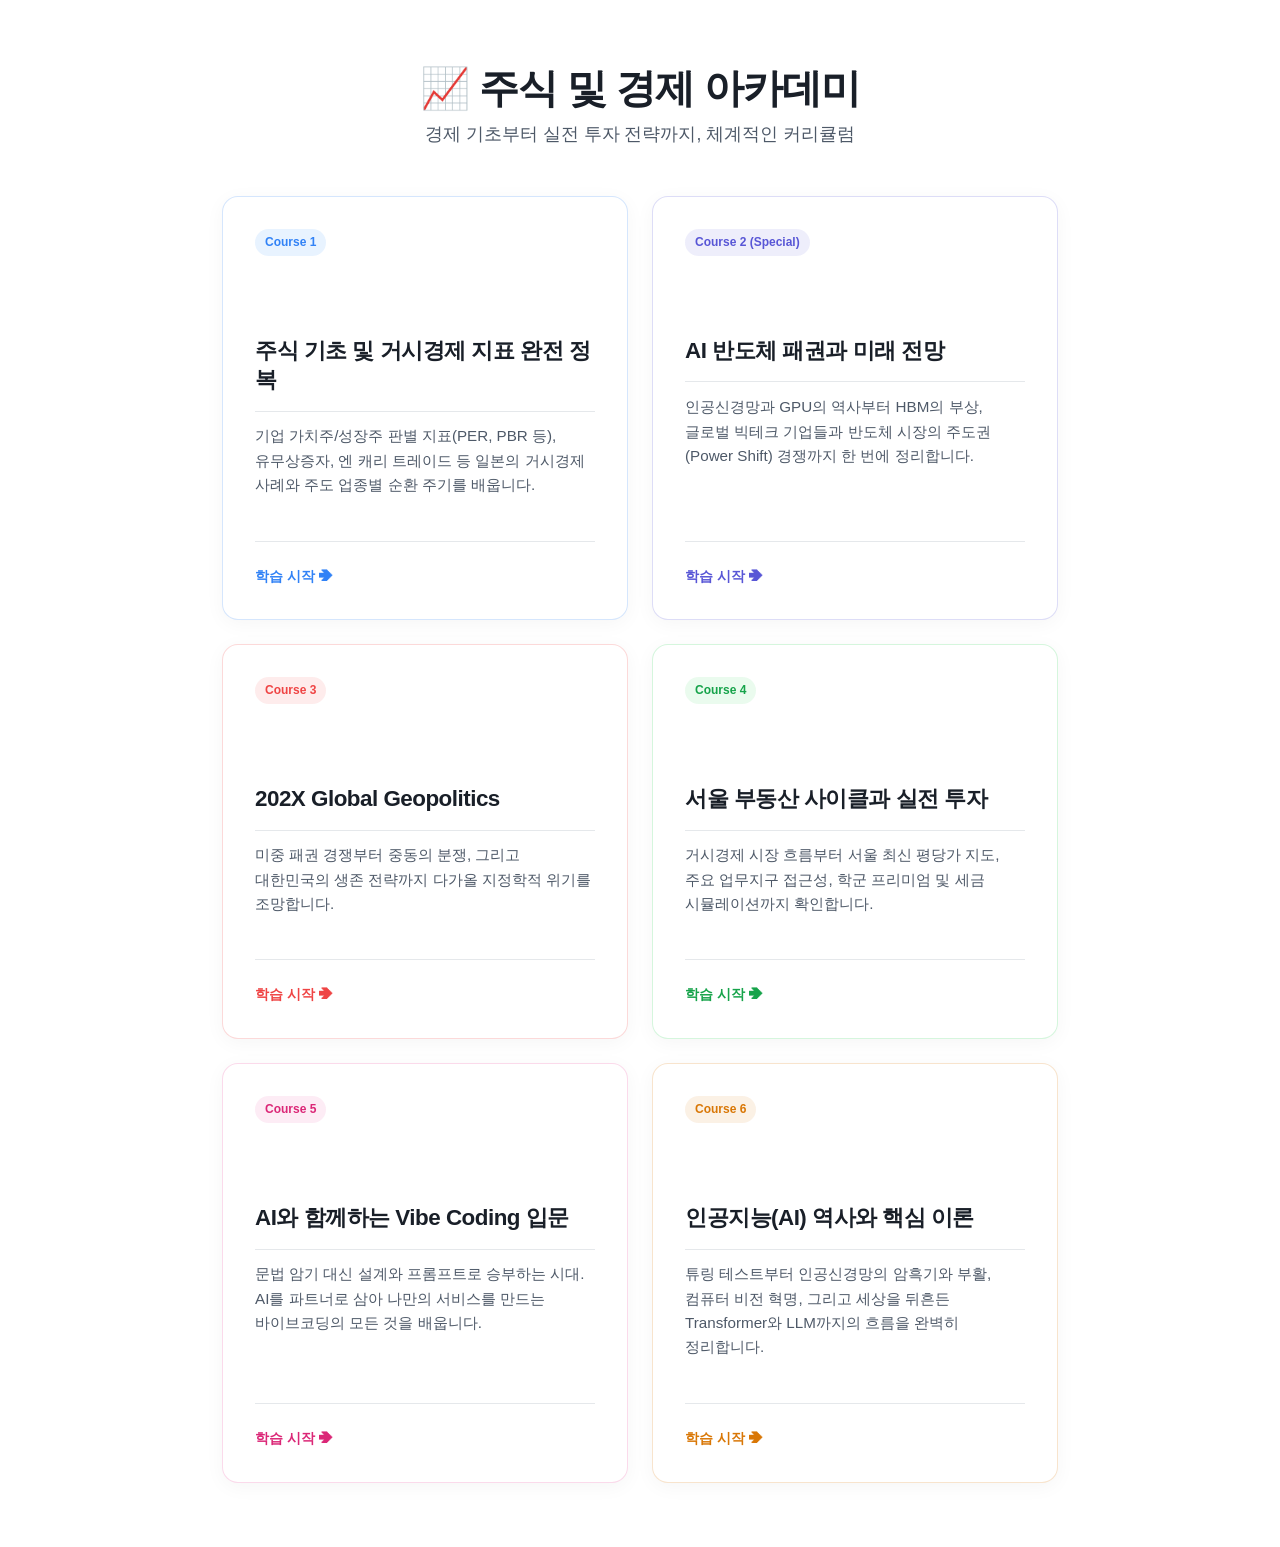
<file: index.html>
<!DOCTYPE html>
<html lang="ko">
<head>
    <meta charset="UTF-8">
    <meta name="viewport" content="width=device-width, initial-scale=1.0">
    <title>주식 및 경제 아카데미 - 통합 플랫폼</title>
    <link rel="stylesheet" href="https://fonts.googleapis.com/css2?family=Noto+Color+Emoji&display=swap">
    <link rel="stylesheet" href="./assets/css/econ-academy.css">
</head>
<body>

<main class="container container-home">
    <header>
        <h1>📈 주식 및 경제 아카데미</h1>
        <p class="subtitle">경제 기초부터 실전 투자 전략까지, 체계적인 커리큘럼</p>
    </header>

    <div class="lecture-grid">
        <a href="details/01-stock-macro.html" class="lecture-card" style="border-color:rgba(49, 130, 246, 0.2);">
            <span class="card-badge" style="background:#e8f3ff; color:var(--color-blue);">Course 1</span>
            <h2 class="lecture-title">주식 기초 및 거시경제 지표 완전 정복</h2>
            <p class="lecture-desc">기업 가치주/성장주 판별 지표(PER, PBR 등), 유무상증자, 엔 캐리 트레이드 등 일본의 거시경제 사례와 주도 업종별 순환 주기를 배웁니다.</p>
            <div class="lecture-footer">
                <span style="color:var(--color-blue);">학습 시작 ➔</span>
            </div>
        </a>

        <a href="details/02-ai-semiconductor.html" class="lecture-card" style="border-color:rgba(88, 86, 214, 0.2);">
            <span class="card-badge" style="background:rgba(88, 86, 214, 0.1); color:var(--color-indigo);">Course 2 (Special)</span>
            <h2 class="lecture-title">AI 반도체 패권과 미래 전망</h2>
            <p class="lecture-desc">인공신경망과 GPU의 역사부터 HBM의 부상, 글로벌 빅테크 기업들과 반도체 시장의 주도권(Power Shift) 경쟁까지 한 번에 정리합니다.</p>
            <div class="lecture-footer">
                <span style="color:var(--color-indigo);">학습 시작 ➔</span>
            </div>
        </a>

        <a href="details/03-global-geopolitics.html" class="lecture-card" style="border-color:rgba(239, 68, 68, 0.2);">
            <span class="card-badge" style="background:rgba(239, 68, 68, 0.1); color:#ef4444;">Course 3</span>
            <h2 class="lecture-title">202X Global Geopolitics</h2>
            <p class="lecture-desc">미중 패권 경쟁부터 중동의 분쟁, 그리고 대한민국의 생존 전략까지 다가올 지정학적 위기를 조망합니다.</p>
            <div class="lecture-footer">
                <span style="color:#ef4444;">학습 시작 ➔</span>
            </div>
        </a>

        <a href="details/04-seoul-real-estate.html" class="lecture-card" style="border-color:rgba(48, 209, 88, 0.2);">
            <span class="card-badge" style="background:rgba(48, 209, 88, 0.1); color:#16a34a;">Course 4</span>
            <h2 class="lecture-title">서울 부동산 사이클과 실전 투자</h2>
            <p class="lecture-desc">거시경제 시장 흐름부터 서울 최신 평당가 지도, 주요 업무지구 접근성, 학군 프리미엄 및 세금 시뮬레이션까지 확인합니다.</p>
            <div class="lecture-footer">
                <span style="color:#16a34a;">학습 시작 ➔</span>
            </div>
        </a>

        <a href="details/05-vibe-coding.html" class="lecture-card" style="border-color:rgba(236, 72, 153, 0.2);">
            <span class="card-badge" style="background:rgba(236, 72, 153, 0.1); color:#db2777;">Course 5</span>
            <h2 class="lecture-title">AI와 함께하는 Vibe Coding 입문</h2>
            <p class="lecture-desc">문법 암기 대신 설계와 프롬프트로 승부하는 시대. AI를 파트너로 삼아 나만의 서비스를 만드는 바이브코딩의 모든 것을 배웁니다.</p>
            <div class="lecture-footer">
                <span style="color:#db2777;">학습 시작 ➔</span>
            </div>
        </a>

        <a href="details/06-ai-theory.html" class="lecture-card" style="border-color:rgba(217, 119, 6, 0.2);">
            <span class="card-badge" style="background:rgba(217, 119, 6, 0.1); color:#d97706;">Course 6</span>
            <h2 class="lecture-title">인공지능(AI) 역사와 핵심 이론</h2>
            <p class="lecture-desc">튜링 테스트부터 인공신경망의 암흑기와 부활, 컴퓨터 비전 혁명, 그리고 세상을 뒤흔든 Transformer와 LLM까지의 흐름을 완벽히 정리합니다.</p>
            <div class="lecture-footer">
                <span style="color:#d97706;">학습 시작 ➔</span>
            </div>
        </a>
    </div>
</main>
</body>
</html>
</file>
<file: assets/css/econ-academy.css>
/* * DESIGN TOKENS (Apple + Toss Inspired)
         * Minimalist, High Contrast, Airy Whitespace
         */
        :root {
            /* Colors */
            --bg-body: #ffffff;
            --bg-sidebar: #f9f9f9;
            --bg-card: #ffffff;
            --bg-card-hover: #fafafa;
            --bg-accent-subtle: #f2f4f6;
            
            --text-primary: #191f28;  /* Deep dark gray */
            --text-secondary: #4e5968; /* Medium gray */
            --text-tertiary: #8b95a1; /* Light gray */
            
            --color-blue: #3182f6;    /* Toss Blue */
            --color-red: #e15241;     /* Negative/Warm */
            --color-green: #30d158;   /* Positive/Cool */
            --color-indigo: #5856d6;
            
            --border-light: #e5e8eb;
            
            /* Spacing & Layout */
            --space-unit: 4px;
            --container-max: 1000px;
            --sidebar-width: 260px;
            
            /* Radius & Shadows */
            --radius-sm: 8px;
            --radius-md: 16px;
            --radius-lg: 24px;
            --shadow-card: 0 4px 20px rgba(0, 0, 0, 0.04);
            --shadow-float: 0 10px 40px rgba(0, 0, 0, 0.08);

            /* Typography */
            --font-stack: -apple-system, BlinkMacSystemFont, "Apple SD Gothic Neo", "Pretendard", "Malgun Gothic", sans-serif;
            --font-mono: "SF Mono", "Menlo", "Monaco", "Courier New", monospace;
            --font-emoji: "Noto Color Emoji", "Apple Color Emoji", "Segoe UI Emoji";
        }

        /* RESET */
        * { box-sizing: border-box; margin: 0; padding: 0; }
        body {
            font-family: var(--font-stack);
            color: var(--text-primary);
            background: var(--bg-body);
            line-height: 1.6;
            -webkit-font-smoothing: antialiased;
        }
        a { text-decoration: none; color: inherit; }
        ul { list-style: none; }

        /* LAYOUT */
        .app-container {
            display: flex;
            min-height: 100vh;
        }

        /* SIDEBAR (TOC) */
        .sidebar {
            width: var(--sidebar-width);
            background: var(--bg-sidebar);
            border-right: 1px solid var(--border-light);
            height: 100vh;
            position: sticky;
            top: 0;
            overflow-y: auto;
            padding: 2rem 1.5rem;
            display: flex;
            flex-direction: column;
            z-index: 100;
        }
        .sidebar-title {
            font-size: 1.2rem;
            font-weight: 700;
            margin-bottom: 2rem;
            color: var(--text-primary);
            letter-spacing: -0.5px;
        }
        .toc-list { display: flex; flex-direction: column; gap: 0.5rem; }
        .toc-item a {
            display: block;
            padding: 0.6rem 0.8rem;
            border-radius: var(--radius-sm);
            font-size: 0.9rem;
            color: var(--text-secondary);
            transition: all 0.2s;
        }
        .toc-item a:hover { background: rgba(0,0,0,0.03); color: var(--text-primary); }
        .toc-item a.active {
            background: #e8f3ff;
            color: var(--color-blue);
            font-weight: 600;
        }
        .toc-sub { margin-left: 1rem; font-size: 0.85rem; border-left: 2px solid var(--border-light); }

        /* MAIN CONTENT */
        .main-content {
            flex: 1;
            padding: 4rem 3rem;
            max-width: var(--container-max);
            margin: 0 auto;
        }

        /* FORECAST CHARTS */
        .chart-container-bar { flex: 1; display: flex; flex-direction: column; gap: 12px; justify-content: center; margin-top: 1.5rem; }
        .bar-row { display: flex; align-items: center; height: 35px; position: relative; }
        .bar-label { width: 120px; text-align: right; padding-right: 15px; font-weight: 600; color: var(--text-primary); font-size: 0.95rem; white-space: nowrap; }
        .track { flex: 1; background: #f1f5f9; height: 100%; border-radius: 8px; overflow: visible; position: relative; }
        .fill { height: 100%; display: flex; align-items: center; justify-content: flex-end; padding-right: 10px; color: white; font-size: 0.85rem; font-weight: 700; border-radius: 8px; width: 0; transition: width 1s ease-out; }
        
        .c-tech { background: #64748b; }
        .c-samsung { background: #3b82f6; opacity: 0.8; }
        .c-hynix { background: linear-gradient(90deg, #f43f5e, #be185d); box-shadow: 0 4px 10px rgba(225, 29, 72, 0.3); position: relative; z-index: 2; }
        .c-samsung-boom { background: linear-gradient(90deg, #3b82f6, #1d4ed8); box-shadow: 0 4px 15px rgba(37, 99, 235, 0.4); position: relative; z-index: 2; }
        .c-samsung-gold { background: linear-gradient(90deg, #3b82f6, #1e3a8a); box-shadow: 0 4px 15px rgba(37, 99, 235, 0.5); position: relative; z-index: 2; border: 2px solid #fbbf24; }
        
        .winner-badge { position: absolute; z-index: 10; right: -70px; background: #fdf2f8; color: #be185d; padding: 2px 8px; border-radius: 12px; font-size: 0.75rem; font-weight: 800; border: 1px solid #fbcfe8; }
        .jump-badge { position: absolute; top: -15px; right: -60px; background: #eff6ff; color: #2563eb; border: 1px solid #bfdbfe; padding: 2px 8px; border-radius: 12px; font-size: 0.75rem; font-weight: 800; animation: bounceBounce 2s infinite; }
        .crown-icon { position: absolute; right: -30px; top: -10px; font-size: 1.2rem; filter: drop-shadow(0 2px 4px rgba(0, 0, 0, 0.2)); animation: floatFloat 3s infinite ease-in-out; }
        
        @keyframes bounceBounce { 0%, 20%, 50%, 80%, 100% { transform: translateY(0); } 40% { transform: translateY(-5px); } 60% { transform: translateY(-3px); } }
        @keyframes floatFloat { 0%, 100% { transform: translateY(0); } 50% { transform: translateY(-5px); } }

        .fc-insight-box { margin-top: 2rem; padding: 1.2rem 1.5rem; border-radius: var(--radius-md); display: flex; flex-direction: column; gap: 0.5rem; }

        /* TYPOGRAPHY */
        h1 { font-size: 2.8rem; font-weight: 800; letter-spacing: -1px; margin-bottom: 3rem; line-height: 1.2; }
        h2 { font-size: 1.8rem; font-weight: 700; margin: 4rem 0 1.5rem; padding-bottom: 1rem; border-bottom: 1px solid var(--border-light); letter-spacing: -0.5px; }
        h3 { font-size: 1.4rem; font-weight: 600; margin: 2.5rem 0 1rem; color: var(--text-primary); }
        p { margin-bottom: 1.2rem; color: var(--text-secondary); font-size: 1.05rem; word-break: keep-all; }
        strong { color: var(--text-primary); font-weight: 700; }

        /* COMPONENT: CARDS */
        .card {
            background: var(--bg-card);
            border: 1px solid var(--border-light);
            border-radius: var(--radius-md);
            padding: 1.5rem;
            margin-bottom: 1.5rem;
            box-shadow: var(--shadow-card);
            transition: transform 0.2s;
        }
        .card:hover { transform: translateY(-2px); box-shadow: var(--shadow-float); }
        
        /* COMPONENT: METRIC GRID */
        .metric-grid {
            display: grid;
            grid-template-columns: repeat(auto-fit, minmax(280px, 1fr));
            gap: 1.5rem;
            margin: 1.5rem 0;
        }
        .metric-card {
            background: var(--bg-accent-subtle);
            padding: 1.5rem;
            border-radius: var(--radius-md);
            display: flex;
            flex-direction: column;
        }
        .metric-label { font-size: 0.9rem; color: var(--text-tertiary); font-weight: 600; text-transform: uppercase; margin-bottom: 0.5rem; }
        .metric-value { font-size: 1.8rem; font-weight: 800; color: var(--text-primary); margin-bottom: 0.5rem; }
        .metric-desc { font-size: 0.9rem; color: var(--text-secondary); line-height: 1.4; }

        /* COMPONENT: COMPARISON TABLE */
        .comp-table-container { overflow-x: auto; margin: 1.5rem 0; border-radius: var(--radius-md); border: 1px solid var(--border-light); }
        .comp-table { width: 100%; border-collapse: collapse; min-width: 600px; }
        .comp-table th, .comp-table td { padding: 1rem 1.5rem; text-align: left; border-bottom: 1px solid var(--border-light); }
        .comp-table th { background: #fafafa; font-weight: 600; color: var(--text-secondary); font-size: 0.9rem; }
        .comp-table td { font-size: 0.95rem; }
        .comp-table tr:last-child td { border-bottom: none; }
        .num-cell { text-align: right; font-family: var(--font-mono); font-weight: 600; }
        #p4-gdp .comp-table-container { overflow-x: visible; }
        #p4-gdp .comp-table { width: 100%; min-width: 0; table-layout: fixed; }
        #p4-gdp .comp-table th, #p4-gdp .comp-table td { padding-left: 1rem; padding-right: 1rem; }
        #p4-gdp .comp-table th:nth-child(2),
        #p4-gdp .comp-table td:nth-child(2),
        #p4-gdp .comp-table th:nth-child(6),
        #p4-gdp .comp-table td:nth-child(6) { white-space: nowrap; }
        #p4-gdp .num-cell { font-family: var(--font-stack); font-weight: 600; font-variant-numeric: tabular-nums; }
        #p4-gdp .num-cell.heat-cell { background-clip: padding-box; transition: background-image 0.2s ease; }
        #p4-gdp .comp-table tbody td:nth-child(3) { font-family: var(--font-emoji), var(--font-stack); }
        @media (min-width: 1200px) {
            #p4-gdp .comp-table-container { width: calc(100% + 64px); margin-left: -32px; }
        }

        /* COMPONENT: FORMULA BOX */
        .formula-box {
            background: #fff;
            border: 1px dashed var(--border-light);
            border-radius: var(--radius-sm);
            padding: 1.2rem;
            margin: 1rem 0;
            text-align: center;
            font-family: var(--font-mono);
            font-size: 1.1rem;
            color: var(--color-indigo);
            background-color: #f8f8fc;
        }

        /* COMPONENT: BADGES */
        .badge {
            display: inline-flex;
            align-items: center;
            padding: 2px 8px;
            border-radius: 4px;
            font-size: 0.8rem;
            font-weight: 600;
            margin-left: 6px;
        }
        .badge-up { background: rgba(229, 78, 65, 0.1); color: var(--color-red); }
        .badge-down { background: rgba(49, 130, 246, 0.1); color: var(--color-blue); }
        .badge-neu { background: rgba(139, 149, 161, 0.1); color: var(--text-secondary); }

        /* COMPONENT: CALLOUT */
        .callout {
            background: #f0f7ff;
            border-left: 4px solid var(--color-blue);
            padding: 1.5rem;
            border-radius: 0 var(--radius-sm) var(--radius-sm) 0;
            margin: 2rem 0;
        }
        .callout h4 { margin: 0 0 0.5rem; color: var(--color-blue); font-size: 1.1rem; display: flex; align-items: center; gap: 8px; }

        /* COURSE 1: SECTOR VALUATION */
        .sector-principles {
            display: grid;
            grid-template-columns: repeat(auto-fit, minmax(190px, 1fr));
            gap: 1rem;
            margin: 1.5rem 0 2.25rem;
        }
        .sector-principle {
            background: #fff;
            border: 1px solid var(--border-light);
            border-radius: var(--radius-md);
            padding: 1.25rem;
            box-shadow: var(--shadow-card);
        }
        .sector-chip {
            display: inline-flex;
            width: fit-content;
            padding: 4px 9px;
            border-radius: 999px;
            font-size: 0.76rem;
            font-weight: 800;
            margin-bottom: 0.75rem;
        }
        .sector-chip.blue { background: #e8f3ff; color: var(--color-blue); }
        .sector-chip.indigo { background: #eef2ff; color: var(--color-indigo); }
        .sector-chip.green { background: #ecfdf5; color: #16a34a; }
        .sector-chip.amber { background: #fff7ed; color: #d97706; }
        .sector-chip.red { background: #fef2f2; color: #dc2626; }
        .sector-chip.slate { background: #f1f5f9; color: #334155; }
        .sector-principle strong {
            display: block;
            font-size: 1.05rem;
            margin-bottom: 0.35rem;
        }
        .sector-principle p {
            margin: 0;
            font-size: 0.92rem;
            color: var(--text-secondary);
        }
        .sector-map-shell {
            background: #fff;
            border: 1px solid var(--border-light);
            border-radius: var(--radius-lg);
            box-shadow: var(--shadow-card);
            padding: 1.35rem;
            margin: 1.5rem 0 2.25rem;
        }
        .sector-map {
            position: relative;
            min-height: 520px;
            border: 1px solid var(--border-light);
            border-radius: var(--radius-md);
            overflow: hidden;
            background:
                linear-gradient(90deg, transparent calc(50% - 1px), #cbd5e1 calc(50% - 1px), #cbd5e1 calc(50% + 1px), transparent calc(50% + 1px)),
                linear-gradient(0deg, transparent calc(50% - 1px), #cbd5e1 calc(50% - 1px), #cbd5e1 calc(50% + 1px), transparent calc(50% + 1px)),
                linear-gradient(135deg, rgba(88, 86, 214, 0.08), transparent 44%),
                linear-gradient(45deg, transparent 56%, rgba(217, 119, 6, 0.08)),
                #ffffff;
        }
        .sector-quad {
            position: absolute;
            width: 46%;
            padding: 1rem;
            z-index: 1;
            color: var(--text-secondary);
            word-break: keep-all;
        }
        .sector-quad strong {
            display: block;
            color: var(--text-primary);
            font-size: 1rem;
            margin-bottom: 0.25rem;
        }
        .sector-quad span { font-size: 0.82rem; }
        .sector-quad.q-growth-defensive { top: 0; left: 0; }
        .sector-quad.q-growth-cyclical { top: 0; right: 0; text-align: right; }
        .sector-quad.q-value-defensive { bottom: 0; left: 0; }
        .sector-quad.q-value-cyclical { bottom: 0; right: 0; text-align: right; }
        .sector-bubble {
            position: absolute;
            z-index: 2;
            min-width: 92px;
            padding: 0.55rem 0.85rem;
            border-radius: 999px;
            background: #fff;
            border: 1px solid var(--border-light);
            box-shadow: 0 10px 22px rgba(15, 23, 42, 0.1);
            font-size: 0.82rem;
            font-weight: 800;
            text-align: center;
            line-height: 1.25;
            white-space: nowrap;
        }
        .sector-bubble small {
            display: block;
            margin-top: 2px;
            color: var(--text-tertiary);
            font-size: 0.68rem;
            font-weight: 700;
        }
        .sector-bubble.platform { left: 16%; top: 22%; color: #7c3aed; }
        .sector-bubble.bio { left: 10%; top: 38%; color: #dc2626; }
        .sector-bubble.semi { left: 65%; top: 24%; color: var(--color-indigo); }
        .sector-bubble.ship { left: 70%; top: 41%; color: var(--color-blue); }
        .sector-bubble.consumer { left: 17%; top: 71%; color: #16a34a; }
        .sector-bubble.finance { left: 44%; top: 76%; color: #334155; }
        .sector-bubble.auto { left: 62%; top: 66%; color: #d97706; }
        .sector-bubble.material { left: 75%; top: 79%; color: #92400e; }
        .sector-axis {
            display: flex;
            justify-content: space-between;
            gap: 1rem;
            margin-top: 0.75rem;
            color: var(--text-tertiary);
            font-size: 0.82rem;
            font-weight: 700;
        }
        .sector-note {
            margin: 1rem 0 0;
            font-size: 0.9rem;
            color: var(--text-secondary);
        }
        .sector-card-grid {
            display: grid;
            grid-template-columns: repeat(2, minmax(0, 1fr));
            gap: 1rem;
            margin: 1.5rem 0 2.25rem;
        }
        .sector-card {
            background: #fff;
            border: 1px solid var(--border-light);
            border-radius: var(--radius-md);
            overflow: hidden;
            box-shadow: var(--shadow-card);
        }
        .sector-card-head {
            padding: 1.25rem 1.35rem 1rem;
            border-bottom: 1px solid var(--border-light);
            background: linear-gradient(145deg, #ffffff, #f8fafc);
        }
        .sector-card-head h4 {
            margin: 0 0 0.35rem;
            font-size: 1.25rem;
            color: var(--text-primary);
        }
        .sector-card-type {
            font-size: 0.86rem;
            color: var(--text-secondary);
            font-weight: 700;
        }
        .sector-tags {
            display: flex;
            flex-wrap: wrap;
            gap: 0.38rem;
            margin-top: 0.8rem;
        }
        .sector-tag {
            padding: 4px 8px;
            border-radius: 999px;
            background: #f2f4f6;
            color: var(--text-secondary);
            font-size: 0.76rem;
            font-weight: 700;
        }
        .sector-card-body { padding: 1.15rem 1.35rem 1.35rem; }
        .sector-card-body p {
            margin: 0 0 1rem;
            font-size: 0.94rem;
        }
        .sector-subtopic {
            margin: 0 0 1rem;
            color: var(--text-primary);
            font-size: 0.96rem;
            font-weight: 800;
            line-height: 1.35;
        }
        .sector-mini-grid {
            display: grid;
            grid-template-columns: repeat(2, minmax(0, 1fr));
            gap: 0.7rem;
        }
        .sector-mini {
            border: 1px solid var(--border-light);
            border-radius: var(--radius-sm);
            padding: 0.5rem 0.6rem;
            background: #fcfcfd;
        }
        .sector-mini span {
            display: block;
            color: var(--text-tertiary);
            font-size: 0.68rem;
            font-weight: 800;
            margin-bottom: 0.15rem;
        }
        .sector-mini strong {
            font-size: 0.76rem;
            line-height: 1.4;
            letter-spacing: -0.3px;
        }
        .sector-point {
            margin-top: 1rem;
            border-left: 4px solid var(--color-blue);
            padding: 0.85rem 1rem;
            background: #f8fafc;
            border-radius: 0 var(--radius-sm) var(--radius-sm) 0;
            color: var(--text-secondary);
            font-size: 0.9rem;
        }
        .valuation-map {
            margin: 2.5rem 0 3.5rem;
            display: flex;
            flex-direction: column;
            gap: 2rem;
        }

        /* 1. FLOW CHART GUIDE */
        .valuation-flow {
            display: grid;
            grid-template-columns: repeat(4, minmax(0, 1fr));
            gap: 1.25rem;
            margin: 0.5rem 0 1rem;
        }
        .valuation-flow div {
            position: relative;
            border: 1px solid var(--border-light);
            border-radius: var(--radius-md);
            padding: 1.25rem;
            background: #ffffff;
            box-shadow: var(--shadow-card);
            transition: all 0.3s cubic-bezier(0.4, 0, 0.2, 1);
            display: flex;
            flex-direction: column;
            gap: 0.5rem;
        }
        .valuation-flow div:hover {
            transform: translateY(-3px);
            box-shadow: var(--shadow-float);
            border-color: var(--color-blue);
        }
        .valuation-flow div:not(:last-child)::after {
            content: "→";
            position: absolute;
            top: 50%;
            right: -0.85rem;
            transform: translateY(-50%);
            color: var(--text-tertiary);
            font-size: 1.25rem;
            font-weight: 900;
            z-index: 2;
            transition: transform 0.3s;
        }
        .valuation-flow div:hover:not(:last-child)::after {
            transform: translate(3px, -50%) scale(1.1);
            color: var(--color-blue);
        }
        .valuation-flow span {
            display: inline-flex;
            width: 2.25rem;
            height: 2.25rem;
            align-items: center;
            justify-content: center;
            border-radius: 50%;
            background: linear-gradient(135deg, var(--text-primary) 0%, #3e4d61 100%);
            color: #ffffff;
            font-weight: 800;
            font-size: 0.95rem;
            box-shadow: 0 4px 10px rgba(25, 31, 40, 0.15);
        }
        .valuation-flow strong {
            display: block;
            font-size: 1.05rem;
            color: var(--text-primary);
            font-weight: 700;
        }
        .valuation-flow small {
            display: block;
            color: var(--text-secondary);
            font-size: 0.85rem;
            line-height: 1.35;
        }

        /* 2. DYNAMIC FILTERS */
        .filter-chip-group {
            display: flex;
            gap: 0.5rem;
            flex-wrap: wrap;
            margin-bottom: 0.5rem;
            padding-bottom: 0.5rem;
            border-bottom: 1px solid var(--border-light);
        }
        .filter-chip {
            padding: 8px 18px;
            border-radius: 999px;
            background: var(--bg-accent-subtle);
            border: 1px solid transparent;
            color: var(--text-secondary);
            font-size: 0.9rem;
            font-weight: 700;
            cursor: pointer;
            transition: all 0.25s cubic-bezier(0.4, 0, 0.2, 1);
            outline: none;
            user-select: none;
        }
        .filter-chip:hover {
            background: #e8ebed;
            color: var(--text-primary);
            transform: translateY(-1px);
        }
        .filter-chip.active {
            background: var(--text-primary);
            color: #ffffff;
            border-color: var(--text-primary);
            box-shadow: 0 4px 15px rgba(25, 31, 40, 0.15);
        }

        /* 3. INTERACTIVE SIMULATOR (자가진단기) */
        .diag-panel {
            background: linear-gradient(180deg, #f8fafc 0%, #ffffff 100%);
            border: 1px solid var(--border-light);
            border-radius: var(--radius-lg);
            padding: 2rem;
            box-shadow: var(--shadow-card);
            margin-bottom: 1rem;
            display: grid;
            grid-template-columns: 1fr 1.2fr;
            gap: 2rem;
            position: relative;
            overflow: hidden;
            transition: border-color 0.3s;
        }
        .diag-panel:hover {
            border-color: rgba(49, 130, 246, 0.4);
        }
        .diag-panel::before {
            content: "";
            position: absolute;
            top: 0;
            left: 0;
            width: 100%;
            height: 4px;
            background: linear-gradient(90deg, var(--color-blue), var(--color-indigo));
        }
        .diag-controls {
            display: flex;
            flex-direction: column;
            gap: 1.5rem;
        }
        .diag-title-area h4 {
            font-size: 1.25rem;
            color: var(--text-primary);
            font-weight: 800;
            margin-bottom: 0.35rem;
            display: flex;
            align-items: center;
            gap: 8px;
        }
        .diag-title-area p {
            font-size: 0.85rem;
            color: var(--text-secondary);
            margin: 0;
        }
        .diag-field {
            display: flex;
            flex-direction: column;
            gap: 0.5rem;
        }
        .diag-field label {
            font-size: 0.9rem;
            font-weight: 700;
            color: var(--text-primary);
            display: flex;
            justify-content: space-between;
            align-items: center;
        }
        .diag-field label span.val-bubble {
            background: #eff6ff;
            color: var(--color-blue);
            padding: 2px 8px;
            border-radius: 6px;
            font-weight: 700;
            font-size: 0.85rem;
            border: 1px solid rgba(49, 130, 246, 0.15);
        }
        .diag-select {
            padding: 0.75rem 1rem;
            border-radius: var(--radius-sm);
            border: 1px solid var(--border-light);
            background: #ffffff;
            color: var(--text-primary);
            font-weight: 700;
            font-size: 0.95rem;
            cursor: pointer;
            transition: all 0.2s;
            outline: none;
        }
        .diag-select:focus {
            border-color: var(--color-blue);
            box-shadow: 0 0 0 3px rgba(49, 130, 246, 0.15);
        }
        
        /* Custom Input Range styling */
        .diag-range {
            -webkit-appearance: none;
            appearance: none;
            width: 100%;
            height: 6px;
            background: #e2e8f0;
            border-radius: 99px;
            outline: none;
            margin: 10px 0;
        }
        .diag-range::-webkit-slider-thumb {
            -webkit-appearance: none;
            appearance: none;
            width: 20px;
            height: 20px;
            border-radius: 50%;
            background: var(--color-blue);
            cursor: pointer;
            box-shadow: 0 2px 8px rgba(49, 130, 246, 0.4);
            transition: transform 0.1s;
        }
        .diag-range::-webkit-slider-thumb:hover {
            transform: scale(1.18);
        }
        .diag-range-labels {
            display: flex;
            justify-content: space-between;
            font-size: 0.75rem;
            color: var(--text-tertiary);
        }

        /* Diagnostic Results output */
        .diag-result {
            background: #ffffff;
            border: 1px solid var(--border-light);
            border-radius: var(--radius-md);
            padding: 1.5rem;
            display: flex;
            flex-direction: column;
            justify-content: space-between;
            gap: 1rem;
            box-shadow: inset 0 2px 4px rgba(0, 0, 0, 0.01);
            position: relative;
        }
        .diag-badge-container {
            display: flex;
            justify-content: space-between;
            align-items: center;
        }
        .diag-badge {
            padding: 4px 12px;
            border-radius: 20px;
            font-size: 0.8rem;
            font-weight: 800;
            text-transform: uppercase;
        }
        .diag-badge.risk { background: #fee2e2; color: #dc2626; border: 1px solid #fecaca; }
        .diag-badge.trap { background: #ffedd5; color: #d97706; border: 1px solid #fed7aa; }
        .diag-badge.good { background: #dcfce7; color: #16a34a; border: 1px solid #bbf7d0; }
        .diag-badge.neutral { background: #f1f5f9; color: #475569; border: 1px solid #cbd5e1; }
        
        .diag-output-title {
            font-size: 1.25rem;
            font-weight: 800;
            color: var(--text-primary);
            margin-bottom: 0.5rem;
        }
        .diag-output-desc {
            font-size: 0.9rem;
            color: var(--text-secondary);
            line-height: 1.5;
            margin-bottom: 1rem;
            word-break: keep-all;
        }
        .diag-checklist {
            border-top: 1px dashed var(--border-light);
            padding-top: 1rem;
        }
        .diag-checklist-title {
            font-size: 0.85rem;
            font-weight: 800;
            color: var(--text-primary);
            margin-bottom: 0.6rem;
            display: flex;
            align-items: center;
            gap: 6px;
        }
        .diag-checklist-items {
            display: flex;
            flex-direction: column;
            gap: 6px;
            padding: 0;
            margin: 0;
        }
        .diag-checklist-item {
            font-size: 0.82rem;
            color: var(--text-secondary);
            display: flex;
            align-items: flex-start;
            gap: 6px;
            line-height: 1.4;
        }
        .diag-checklist-item span.chk-bullet {
            color: var(--color-blue);
            font-weight: 800;
        }

        /* 4. SECTOR CARD GRID & CARDS */
        .valuation-card-grid {
            display: grid;
            grid-template-columns: repeat(2, minmax(0, 1fr));
            gap: 1.25rem;
        }
        
        /* Glassmorphism Card Style */
        .valuation-card {
            --accent: var(--color-blue);
            --accent-soft: #eff6ff;
            position: relative;
            overflow: hidden;
            border: 1px solid var(--border-light);
            border-top: 4px solid var(--accent);
            border-radius: var(--radius-md);
            padding: 1.25rem;
            background: linear-gradient(180deg, #ffffff 0%, #fcfdfe 100%);
            box-shadow: var(--shadow-card);
            display: flex;
            flex-direction: column;
            gap: 1rem;
            transition: all 0.35s cubic-bezier(0.4, 0, 0.2, 1);
        }
        .valuation-card:hover {
            transform: translateY(-4px) scale(1.01);
            box-shadow: var(--shadow-float);
            border-color: rgba(0, 0, 0, 0.08);
            border-top-width: 5px;
        }
        .valuation-card-head {
            display: flex;
            align-items: center;
            gap: 0.85rem;
        }
        .valuation-icon {
            display: inline-flex;
            width: 48px;
            height: 48px;
            align-items: center;
            justify-content: center;
            flex: 0 0 auto;
            border-radius: var(--radius-sm);
            background: var(--accent-soft);
            box-shadow: inset 0 2px 5px rgba(0, 0, 0, 0.02);
            font-family: var(--font-emoji), var(--font-stack);
            font-size: 1.5rem;
            transition: transform 0.3s;
        }
        .valuation-card:hover .valuation-icon {
            transform: scale(1.1) rotate(5deg);
        }
        .valuation-index {
            display: block;
            color: var(--accent);
            font-size: 0.78rem;
            font-weight: 800;
            letter-spacing: 0.5px;
            line-height: 1.2;
            text-transform: uppercase;
        }
        .valuation-card h4 {
            margin: 0.15rem 0 0;
            font-size: 1.25rem;
            font-weight: 800;
            color: var(--text-primary);
            line-height: 1.25;
        }
        
        /* 5. RANGE VISUAL GAUGES */
        .valuation-metrics-viz {
            display: flex;
            flex-direction: column;
            gap: 0.85rem;
            margin: 0.25rem 0;
            background: #ffffff;
            border: 1px solid var(--border-light);
            border-radius: var(--radius-sm);
            padding: 1rem;
        }
        .gauge-row {
            display: flex;
            flex-direction: column;
            gap: 0.35rem;
        }
        .gauge-info {
            display: flex;
            justify-content: space-between;
            align-items: center;
            font-size: 0.8rem;
        }
        .gauge-label {
            font-weight: 800;
            color: var(--text-primary);
            font-size: 0.8rem;
            display: flex;
            align-items: center;
            gap: 4px;
        }
        .gauge-label span.metric-name {
            background: var(--accent-soft);
            color: var(--accent);
            padding: 1px 5px;
            border-radius: 4px;
            font-size: 0.72rem;
            font-weight: 900;
        }
        .gauge-range-txt {
            font-weight: 700;
            color: var(--text-secondary);
        }
        .gauge-track {
            height: 8px;
            background: #f1f5f9;
            border-radius: 99px;
            position: relative;
            overflow: visible;
        }
        .gauge-bar {
            height: 100%;
            border-radius: 99px;
            background: linear-gradient(90deg, var(--accent), #a78bfa);
            position: absolute;
            top: 0;
            box-shadow: 0 1px 3px rgba(0, 0, 0, 0.08);
            opacity: 0.85;
            transition: all 0.3s;
        }
        .valuation-card:hover .gauge-bar {
            opacity: 1;
            box-shadow: 0 2px 6px rgba(0, 0, 0, 0.12);
        }
        .gauge-ticks {
            display: flex;
            justify-content: space-between;
            font-size: 0.65rem;
            color: var(--text-tertiary);
            padding: 0 2px;
        }

        /* 6. RISK WARNING FLAGS */
        .valuation-risk {
            border: 1px solid #fed7aa;
            border-radius: var(--radius-sm);
            padding: 0.75rem 0.85rem;
            background: #fff7ed;
            color: #9a3412;
            font-size: 0.85rem;
            font-weight: 700;
            line-height: 1.4;
            display: flex;
            align-items: flex-start;
            gap: 6px;
            transition: all 0.25s;
        }
        .valuation-card:hover .valuation-risk {
            border-color: #fdba74;
            background: #fff8f0;
            transform: translateY(1px);
        }
        .valuation-risk::before {
            content: "⚠️";
            font-family: var(--font-emoji);
            font-size: 0.95rem;
            line-height: 1;
        }

        /* Color variations */
        .valuation-card.accent-indigo { --accent: #5856d6; --accent-soft: #f1f0ff; }
        .valuation-card.accent-blue { --accent: #3182f6; --accent-soft: #eff6ff; }
        .valuation-card.accent-violet { --accent: #7c3aed; --accent-soft: #f5f3ff; }
        .valuation-card.accent-amber { --accent: #d97706; --accent-soft: #fffbeb; }
        .valuation-card.accent-orange { --accent: #ea580c; --accent-soft: #fff7ed; }
        .valuation-card.accent-slate { --accent: #475569; --accent-soft: #f1f5f9; }
        .valuation-card.accent-red { --accent: #e15241; --accent-soft: #fff1f2; }
        .valuation-card.accent-green { --accent: #16a34a; --accent-soft: #f0fdf4; }
        .sector-warning-grid {
            display: grid;
            grid-template-columns: repeat(3, minmax(0, 1fr));
            gap: 1rem;
            margin: 1.5rem 0 2.25rem;
        }
        .sector-warning {
            background: #fff;
            border: 1px solid var(--border-light);
            border-left: 4px solid var(--text-primary);
            border-radius: var(--radius-md);
            padding: 1.1rem;
            box-shadow: var(--shadow-card);
        }
        .sector-warning h4 {
            margin: 0 0 0.45rem;
            font-size: 1rem;
        }
        .sector-warning p {
            margin: 0;
            font-size: 0.9rem;
        }
        .sector-source-list {
            display: grid;
            grid-template-columns: repeat(2, minmax(0, 1fr));
            gap: 0.75rem;
            margin: 1rem 0 0;
            padding: 0;
            list-style: none;
        }
        .sector-source-list li {
            border: 1px solid var(--border-light);
            border-radius: var(--radius-sm);
            padding: 0.95rem;
            background: #fff;
            color: var(--text-secondary);
            font-size: 0.9rem;
        }
        .sector-source-list a {
            color: var(--color-blue);
            font-weight: 800;
        }

        /* COMPONENT: ACCORDION ($$심화$$) */
        details.accordion {
            background: #ffffff;
            border: 1px solid var(--border-light);
            border-radius: var(--radius-md);
            margin: 1.5rem 0;
            overflow: hidden;
            transition: all 0.3s ease;
        }
        details.accordion summary {
            padding: 1.2rem 1.5rem;
            font-weight: 600;
            cursor: pointer;
            list-style: none;
            display: flex;
            justify-content: space-between;
            align-items: center;
            background: #fafafa;
        }
        details.accordion summary::-webkit-details-marker { display: none; }
        details.accordion summary::after {
            content: "+"; font-size: 1.5rem; font-weight: 300; color: var(--text-tertiary);
        }
        details.accordion[open] summary::after { content: "-"; }
        details.accordion[open] summary { border-bottom: 1px solid var(--border-light); }
        .accordion-content { padding: 1.5rem; background: #fff; }

        /* VISUALIZATION: CHARTS (SVG) */
        .chart-container {
            position: relative;
            height: 250px;
            width: 100%;
            margin: 2rem 0;
            background: #fff;
            border-radius: var(--radius-md);
            border: 1px solid var(--border-light);
            padding: 1rem;
        }
        svg.chart { width: 100%; height: 100%; overflow: visible; }
        .chart-line { fill: none; stroke: var(--color-blue); stroke-width: 2.5; stroke-linecap: round; stroke-linejoin: round; }
        .chart-line.secondary { stroke: var(--color-red); }
        .chart-axis { stroke: var(--border-light); stroke-width: 1; }
        .chart-text { font-size: 10px; fill: var(--text-tertiary); font-family: var(--font-stack); }
        .chart-tooltip { fill: var(--text-primary); font-size: 12px; font-weight: bold; }

        /* SCENARIO VISUALIZATION (Before/After) */
        .scenario-box {
            display: flex;
            gap: 1rem;
            align-items: center;
            margin: 1rem 0;
            flex-wrap: wrap;
        }
        .scenario-card {
            flex: 1;
            background: #fff;
            border: 1px solid var(--border-light);
            border-radius: var(--radius-sm);
            padding: 1rem;
            min-width: 200px;
        }
        .scenario-arrow { color: var(--text-tertiary); font-size: 1.5rem; }
        .scenario-label { font-size: 0.8rem; color: var(--text-tertiary); margin-bottom: 4px; }
        .scenario-val { font-size: 1.1rem; font-weight: 700; color: var(--text-primary); }
        .scenario-change { font-size: 0.8rem; margin-top: 4px; font-weight: 600; }
        .col-red { color: var(--color-red); }
        .col-blue { color: var(--color-blue); }

        /* RESPONSIVE */
        @media (max-width: 900px) {
            .app-container { flex-direction: column; }
            .sidebar { width: 100%; height: auto; position: static; border-right: none; border-bottom: 1px solid var(--border-light); padding: 1rem; }
            .main-content { padding: 2rem 1.5rem; }
            h1 { font-size: 2rem; }
            .sector-card-grid,
            .valuation-flow,
            .valuation-card-grid,
            .sector-warning-grid,
            .sector-source-list { grid-template-columns: 1fr; }
            .valuation-flow { gap: 1.15rem; }
            .valuation-flow div:not(:last-child)::after {
                content: "↓";
                top: auto;
                right: auto;
                bottom: -1.08rem;
                left: 1.4rem;
                transform: none;
            }
            .valuation-metrics { grid-template-columns: 1fr; }
            .sector-map { min-height: 620px; }
            .sector-quad { width: 49%; padding: 0.75rem; }
            .sector-quad strong { font-size: 0.9rem; }
            .sector-quad span { font-size: 0.74rem; }
            .sector-bubble { min-width: 78px; padding: 0.48rem 0.62rem; font-size: 0.76rem; }
            .sector-bubble.platform { left: 9%; top: 24%; }
            .sector-bubble.bio { left: 7%; top: 38%; }
            .sector-bubble.semi { left: 57%; top: 25%; }
            .sector-bubble.ship { left: 61%; top: 41%; }
            .sector-bubble.consumer { left: 11%; top: 72%; }
            .sector-bubble.finance { left: 40%; top: 77%; }
            .sector-bubble.auto { left: 55%; top: 65%; }
            .sector-bubble.material { left: 58%; top: 85%; }
            .sector-mini-grid { grid-template-columns: 1fr; }
        }
    

        

        
        
        

        .container {
            max-width: 900px;
            margin: 4rem auto;
            padding: 0 2rem;
        }

        header {
            text-align: center;
            margin-bottom: 3rem;
        }

        h1 {
            font-size: 2.5rem;
            font-weight: 800;
            letter-spacing: -1px;
            margin-bottom: 0.5rem;
        }

        .subtitle {
            font-size: 1.1rem;
            color: var(--text-secondary);
        }

        .lecture-grid {
            display: grid;
            grid-template-columns: repeat(auto-fill, minmax(350px, 1fr));
            gap: 1.5rem;
        }

        .lecture-card {
            background: var(--bg-card);
            border-radius: var(--radius-md);
            padding: 2rem;
            box-shadow: var(--shadow-card);
            border: 1px solid var(--border-light);
            transition: transform 0.2s, box-shadow 0.2s;
            display: flex;
            flex-direction: column;
            text-decoration: none;
            color: inherit;
        }

        .lecture-card:hover {
            transform: translateY(-4px);
            box-shadow: 0 10px 40px rgba(0, 0, 0, 0.08);
            border-color: var(--color-blue);
        }

        .card-badge {
            display: inline-block;
            background: rgba(49, 130, 246, 0.1);
            color: var(--color-blue);
            font-size: 0.75rem;
            font-weight: 700;
            padding: 4px 10px;
            border-radius: 20px;
            margin-bottom: 1rem;
            align-self: flex-start;
        }
        
        .card-badge.badge-soon {
            background: #f2f4f6;
            color: var(--text-secondary);
        }

        .lecture-title {
            font-size: 1.4rem;
            font-weight: 700;
            margin-bottom: 0.8rem;
            line-height: 1.3;
        }

        .lecture-desc {
            color: var(--text-secondary);
            font-size: 0.95rem;
            flex-grow: 1;
        }

        .lecture-footer {
            margin-top: 1.5rem;
            padding-top: 1.5rem;
            border-top: 1px solid var(--border-light);
            font-size: 0.85rem;
            color: var(--color-blue);
            font-weight: 600;
            display: flex;
            justify-content: space-between;
            align-items: center;
        }

        .lecture-footer span.arrow {
            transition: transform 0.2s;
        }

        .lecture-card:hover .lecture-footer span.arrow {
            transform: translateX(4px);
        }

    
/* Transitions */
.fade-enter-active, .fade-leave-active { transition: opacity 0.3s ease; }

        /* COMPONENT: CALLOUT */
        .callout {
            background: #f0f7ff;
            border-left: 4px solid var(--color-blue);
            padding: 1.5rem;
            border-radius: 0 var(--radius-sm) var(--radius-sm) 0;
            margin: 2rem 0;
        }
        .callout h4 { margin: 0 0 0.5rem; color: var(--color-blue); font-size: 1.1rem; display: flex; align-items: center; gap: 8px; }

        /* COMPONENT: ACCORDION ($$심화$$) */
        details.accordion {
            background: #ffffff;
            border: 1px solid var(--border-light);
            border-radius: var(--radius-md);
            margin: 1.5rem 0;
            overflow: hidden;
            transition: all 0.3s ease;
        }
        details.accordion summary {
            padding: 1.2rem 1.5rem;
            font-weight: 600;
            cursor: pointer;
            list-style: none;
            display: flex;
            justify-content: space-between;
            align-items: center;
            background: #fafafa;
        }
        details.accordion summary::-webkit-details-marker { display: none; }
        details.accordion summary::after {
            content: "+"; font-size: 1.5rem; font-weight: 300; color: var(--text-tertiary);
        }
        details.accordion[open] summary::after { content: "-"; }
        details.accordion[open] summary { border-bottom: 1px solid var(--border-light); }
        .accordion-content { padding: 1.5rem; background: #fff; }

        /* VISUALIZATION: CHARTS (SVG) */
        .chart-container {
            position: relative;
            height: 250px;
            width: 100%;
            margin: 2rem 0;
            background: #fff;
            border-radius: var(--radius-md);
            border: 1px solid var(--border-light);
            padding: 1rem;
        }
        svg.chart { width: 100%; height: 100%; overflow: visible; }
        .chart-line { fill: none; stroke: var(--color-blue); stroke-width: 2.5; stroke-linecap: round; stroke-linejoin: round; }
        .chart-line.secondary { stroke: var(--color-red); }
        .chart-axis { stroke: var(--border-light); stroke-width: 1; }
        .chart-text { font-size: 10px; fill: var(--text-tertiary); font-family: var(--font-stack); }
        .chart-tooltip { fill: var(--text-primary); font-size: 12px; font-weight: bold; }

        /* SCENARIO VISUALIZATION (Before/After) */
        .scenario-box {
            display: flex;
            gap: 1rem;
            align-items: center;
            margin: 1rem 0;
            flex-wrap: wrap;
        }
        .scenario-card {
            flex: 1;
            background: #fff;
            border: 1px solid var(--border-light);
            border-radius: var(--radius-sm);
            padding: 1rem;
            min-width: 200px;
        }
        .scenario-arrow { color: var(--text-tertiary); font-size: 1.5rem; }
        .scenario-label { font-size: 0.8rem; color: var(--text-tertiary); margin-bottom: 4px; }
        .scenario-val { font-size: 1.1rem; font-weight: 700; color: var(--text-primary); }
        .scenario-change { font-size: 0.8rem; margin-top: 4px; font-weight: 600; }
        .col-red { color: var(--color-red); }
        .col-blue { color: var(--color-blue); }

        /* RESPONSIVE */
        @media (max-width: 900px) {
            .app-container { flex-direction: column; }
            .sidebar { width: 100%; height: auto; position: static; border-right: none; border-bottom: 1px solid var(--border-light); padding: 1rem; }
            .main-content { padding: 2rem 1.5rem; }
            h1 { font-size: 2rem; }
        }
    

        

        
        
        

        .container {
            max-width: 900px;
            margin: 4rem auto;
            padding: 0 2rem;
        }

        header {
            text-align: center;
            margin-bottom: 3rem;
        }

        h1 {
            font-size: 2.5rem;
            font-weight: 800;
            letter-spacing: -1px;
            margin-bottom: 0.5rem;
        }

        .subtitle {
            font-size: 1.1rem;
            color: var(--text-secondary);
        }

        .lecture-grid {
            display: grid;
            grid-template-columns: repeat(auto-fill, minmax(350px, 1fr));
            gap: 1.5rem;
        }

        .lecture-card {
            background: var(--bg-card);
            border-radius: var(--radius-md);
            padding: 2rem;
            box-shadow: var(--shadow-card);
            border: 1px solid var(--border-light);
            transition: transform 0.2s, box-shadow 0.2s;
            display: flex;
            flex-direction: column;
            text-decoration: none;
            color: inherit;
        }

        .lecture-card:hover {
            transform: translateY(-4px);
            box-shadow: 0 10px 40px rgba(0, 0, 0, 0.08);
            border-color: var(--color-blue);
        }

        .card-badge {
            display: inline-block;
            background: rgba(49, 130, 246, 0.1);
            color: var(--color-blue);
            font-size: 0.75rem;
            font-weight: 700;
            padding: 4px 10px;
            border-radius: 20px;
            margin-bottom: 1rem;
            align-self: flex-start;
        }
        
        .card-badge.badge-soon {
            background: #f2f4f6;
            color: var(--text-secondary);
        }

        .lecture-title {
            font-size: 1.4rem;
            font-weight: 700;
            margin-bottom: 0.8rem;
            line-height: 1.3;
        }

        .lecture-desc {
            color: var(--text-secondary);
            font-size: 0.95rem;
            flex-grow: 1;
        }

        .lecture-footer {
            margin-top: 1.5rem;
            padding-top: 1.5rem;
            border-top: 1px solid var(--border-light);
            font-size: 0.85rem;
            color: var(--color-blue);
            font-weight: 600;
            display: flex;
            justify-content: space-between;
            align-items: center;
        }

        .lecture-footer span.arrow {
            transition: transform 0.2s;
        }

        .lecture-card:hover .lecture-footer span.arrow {
            transform: translateX(4px);
        }

    
/* Transitions */
.fade-enter-active, .fade-leave-active { transition: opacity 0.3s ease; }
.fade-enter-from, .fade-leave-to { opacity: 0; }

        /* Custom Maps & Animations for GeoLecture */
        .mini-map-container { position: relative; width: 150px; height: 100px; opacity: 0.8; }
        .mini-map-svg { width: 100%; height: 100%; fill: #e2e8f0; stroke: #94a3b8; stroke-width: 0.5; }
        .map-dot { position: absolute; width: 12px; height: 12px; background: #ef4444; border-radius: 50%; box-shadow: 0 0 10px #ef4444; animation: pulse-dot 2s infinite; transform: translate(-50%, -50%); border: 2px solid white; }
        @keyframes pulse-dot { 0% { transform: translate(-50%, -50%) scale(0.95); box-shadow: 0 0 0 0 rgba(239, 68, 68, 0.7); } 70% { transform: translate(-50%, -50%) scale(1); box-shadow: 0 0 0 10px rgba(239, 68, 68, 0); } 100% { transform: translate(-50%, -50%) scale(0.95); box-shadow: 0 0 0 0 rgba(239, 68, 68, 0); } }
        .flag-img { width: 48px; border-radius: 8px; box-shadow: 0 4px 6px -1px rgba(0,0,0,0.1); border: 1px solid rgba(0,0,0,0.05); }
        .animate-pulse-slow { animation: pulse 3s cubic-bezier(0.4, 0, 0.6, 1) infinite; }
        @keyframes floatFloat { 0%, 100% { transform: translateY(0); } 50% { transform: translateY(-10px); } }
        .animate-float { animation: floatFloat 3s infinite ease-in-out; }
        @keyframes sweep { 0% { transform: translateX(-100%); } 100% { transform: translateX(100%); } }

        /* SEOUL TILE MAP */
        .seoul-map-container {
            background: #f8fafc;
            border: 1px solid var(--border-light);
            border-radius: var(--radius-lg);
            padding: 2rem;
            overflow-x: auto;
            margin-top: 1.5rem;
        }
        .seoul-grid {
            display: grid;
            grid-template-columns: repeat(7, 1fr);
            grid-template-rows: repeat(6, 1fr);
            gap: 8px;
            min-width: 600px;
            max-width: 800px;
            margin: 0 auto;
        }
        .tile-gu {
            aspect-ratio: 1;
            border-radius: 12px;
            display: flex;
            flex-direction: column;
            justify-content: center;
            align-items: center;
            cursor: pointer;
            transition: all 0.2s;
            border: 2px solid transparent;
            color: white;
            box-shadow: 0 4px 6px -1px rgba(0,0,0,0.1);
            position: relative;
        }
        .tile-gu:hover {
            transform: translateY(-4px) scale(1.05);
            box-shadow: 0 10px 15px -3px rgba(0,0,0,0.2);
            z-index: 10;
        }
        .tile-gu.active {
            border-color: #1e293b;
            transform: scale(1.05);
            box-shadow: 0 0 0 4px rgba(0,0,0,0.1);
            z-index: 10;
        }
        .gu-name { font-weight: 800; font-size: 1.1rem; text-shadow: 0 1px 2px rgba(0,0,0,0.3); }
        .gu-price { font-size: 0.85rem; font-weight: 600; background: rgba(0,0,0,0.2); padding: 2px 6px; border-radius: 4px; margin-top: 4px; }

        .bg-g1 { background: linear-gradient(135deg, #ef4444, #b91c1c); } /* 1급지 (Red) */
        .bg-g2 { background: linear-gradient(135deg, #f97316, #c2410c); } /* 2급지 (Orange) */
        .bg-g3 { background: linear-gradient(135deg, #eab308, #a16207); } /* 3급지 (Yellow) */
        .bg-g4 { background: linear-gradient(135deg, #3b82f6, #1d4ed8); } /* 4급지 (Blue) */
        .bg-g5 { background: linear-gradient(135deg, #64748b, #334155); } /* 5급지 (Slate) */

        .dong-list-card {
            background: white;
            border: 1px solid var(--border-light);
            border-radius: var(--radius-md);
            padding: 1.5rem;
            margin-top: 1.5rem;
            box-shadow: var(--shadow-card);
            animation: fadeIn 0.3s ease-out;
        }
        @keyframes fadeIn { from {opacity:0; transform:translateY(10px);} to {opacity:1; transform:translateY(0);} }
        .dong-item {
            display: flex;
            justify-content: space-between;
            align-items: center;
            padding: 12px 0;
            border-bottom: 1px solid #f1f5f9;
        }
        .dong-item:last-child { border-bottom: none; }
        .dong-name { font-weight: 700; font-size: 1.05rem; }
        .dong-price { font-weight: 800; color: var(--color-blue); }

        /* SEOUL MAPLIBRE PRICE MAP */
        .seoul-maplibre-shell {
            margin: 1.5rem 0 2rem;
            border: 1px solid #d8dee9;
            border-radius: 8px;
            overflow: hidden;
            background: #ffffff;
            box-shadow: 0 18px 45px rgba(15, 23, 42, 0.12);
        }
        .seoul-map-header {
            display: flex;
            align-items: center;
            justify-content: space-between;
            gap: 1rem;
            min-height: 76px;
            padding: 1rem 1.25rem;
            background: rgba(255, 255, 255, 0.94);
            border-bottom: 1px solid rgba(148, 163, 184, 0.32);
            backdrop-filter: blur(16px);
        }
        .seoul-map-header.map-header-slim {
            min-height: 10px;
            padding: 0;
            background: linear-gradient(90deg, #5237ff, #8e64e8, #cf1e76);
            border-bottom: 0;
            backdrop-filter: none;
        }
        .seoul-map-viewport {
            position: relative;
            height: 620px;
            background: #e8eef3;
            overflow: hidden;
        }
        .seoul-map-canvas {
            position: absolute;
            inset: 0;
        }
        .seoul-map-canvas .maplibregl-canvas {
            outline: none;
        }
        .seoul-map-canvas .maplibregl-ctrl-group {
            border-radius: 8px;
            overflow: hidden;
            border: 1px solid rgba(203, 213, 225, 0.82);
            box-shadow: 0 8px 18px rgba(15, 23, 42, 0.12);
        }
        .map-status-overlay {
            position: absolute;
            inset: 0;
            z-index: 8;
            display: flex;
            flex-direction: column;
            align-items: center;
            justify-content: center;
            gap: 0.8rem;
            background: rgba(248, 250, 252, 0.84);
            color: #334155;
            backdrop-filter: blur(6px);
        }
        .map-status-overlay.error {
            color: #b91c1c;
            background: rgba(254, 242, 242, 0.88);
        }
        .map-spinner {
            width: 34px;
            height: 34px;
            border: 3px solid rgba(99, 102, 241, 0.18);
            border-top-color: #6d5df6;
            border-radius: 999px;
            animation: mapSpin 0.8s linear infinite;
        }
        @keyframes mapSpin { to { transform: rotate(360deg); } }
        .map-layer-panel,
        .map-legend,
        .map-source-card,
        .map-mini-card,
        .map-scale-card {
            position: absolute;
            z-index: 4;
            border: 1px solid rgba(203, 213, 225, 0.78);
            border-radius: 8px;
            background: rgba(255, 255, 255, 0.92);
            box-shadow: 0 14px 34px rgba(15, 23, 42, 0.13);
            backdrop-filter: blur(16px);
        }
        .map-layer-panel {
            top: 1rem;
            right: 1rem;
            width: 276px;
            color: #111827;
        }
        .map-layer-panel.is-collapsed .panel-title-row,
        .map-legend.is-collapsed .panel-title-row {
            border-bottom: 0;
        }
        .panel-title-row {
            display: flex;
            align-items: center;
            justify-content: space-between;
            padding: 0.85rem 1rem;
            border-bottom: 1px solid rgba(226, 232, 240, 0.9);
        }
        .panel-title-row strong {
            font-size: 1rem;
            color: #111827;
        }
        .panel-collapse {
            width: 28px;
            height: 28px;
            display: inline-flex;
            align-items: center;
            justify-content: center;
            border: 0;
            border-radius: 6px;
            background: transparent;
            color: #111827;
            cursor: pointer;
        }
        .panel-collapse:hover { background: #f1f5f9; }
        .panel-collapse svg {
            width: 18px;
            height: 18px;
            fill: none;
            stroke: currentColor;
            stroke-width: 2.4;
            stroke-linecap: round;
            stroke-linejoin: round;
            transform: rotate(180deg);
            transition: transform 0.2s ease;
        }
        .panel-collapse svg.open { transform: rotate(0deg); }
        .panel-body {
            padding: 0.9rem 1rem 1rem;
        }
        .panel-section-label {
            display: block;
            margin-bottom: 0.65rem;
            color: #111827;
            font-size: 0.95rem;
            font-weight: 650;
        }
        .layer-row {
            display: grid;
            grid-template-columns: 22px minmax(0, 1fr) 18px;
            align-items: center;
            gap: 0.55rem;
            min-height: 38px;
            padding: 0 0.45rem;
            border: 1px solid #e5e7eb;
            border-bottom: 0;
            background: rgba(255, 255, 255, 0.72);
            font-size: 0.92rem;
            cursor: pointer;
        }
        .layer-row:first-of-type { border-radius: 6px 6px 0 0; }
        .layer-row:nth-of-type(4) {
            border-bottom: 1px solid #e5e7eb;
            border-radius: 0 0 6px 6px;
        }
        .layer-row input {
            width: 16px;
            height: 16px;
            accent-color: #6647ed;
        }
        .layer-row span {
            min-width: 0;
            overflow: hidden;
            text-overflow: ellipsis;
            white-space: nowrap;
        }
        .layer-row i {
            width: 4px;
            height: 18px;
            justify-self: end;
            background:
                radial-gradient(circle at 50% 2px, #64748b 1.6px, transparent 1.8px),
                radial-gradient(circle at 50% 8px, #64748b 1.6px, transparent 1.8px),
                radial-gradient(circle at 50% 14px, #64748b 1.6px, transparent 1.8px);
        }
        .layer-gradient {
            position: relative;
            margin: 0.55rem 2.2rem 0.75rem 3.1rem;
            height: 35px;
        }
        .layer-gradient span {
            display: block;
            height: 20px;
            border-radius: 4px;
            background: linear-gradient(90deg, #a8d7ff, #8b6ce8, #cf1e76);
        }
        .layer-gradient small {
            position: absolute;
            bottom: 0;
            color: #475569;
            font-size: 0.72rem;
            font-weight: 700;
        }
        .layer-gradient small:nth-of-type(1) { left: 0; }
        .layer-gradient small:nth-of-type(2) { right: 0; }
        .extrusion-row,
        .height-control {
            display: flex;
            align-items: center;
            justify-content: space-between;
            gap: 0.85rem;
            margin-top: 0.85rem;
            color: #1f2937;
            font-size: 0.92rem;
            font-weight: 650;
        }
        .switch {
            width: 42px;
            height: 24px;
            border: 0;
            border-radius: 999px;
            padding: 2px;
            background: #cbd5e1;
            cursor: pointer;
            transition: background 0.2s ease;
        }
        .switch span {
            display: block;
            width: 20px;
            height: 20px;
            border-radius: 999px;
            background: #ffffff;
            box-shadow: 0 2px 6px rgba(15, 23, 42, 0.22);
            transition: transform 0.2s ease;
        }
        .switch.on { background: linear-gradient(135deg, #6d5df6, #7c3aed); }
        .switch.on span { transform: translateX(18px); }
        .height-control label {
            color: #1f2937;
            white-space: nowrap;
        }
        .height-control input {
            width: 120px;
            accent-color: #6d5df6;
        }
        .height-control output {
            width: 36px;
            text-align: right;
            color: #334155;
            font-variant-numeric: tabular-nums;
        }
        .map-legend {
            left: 1rem;
            bottom: 3.45rem;
            width: 234px;
            padding: 0;
            color: #111827;
        }
        .legend-title-row {
            min-height: 46px;
            padding: 0.75rem 0.9rem;
        }
        .legend-body {
            padding: 0.1rem 1rem 0.95rem;
        }
        .legend-body > span {
            display: block;
            margin-bottom: 0.55rem;
            color: #334155;
            font-size: 0.82rem;
            font-weight: 600;
        }
        .legend-item {
            display: flex;
            align-items: center;
            gap: 0.55rem;
            margin: 0.3rem 0;
        }
        .legend-item i {
            width: 30px;
            height: 15px;
            border-radius: 3px;
            box-shadow: inset 0 0 0 1px rgba(255, 255, 255, 0.35);
        }
        .legend-item em {
            color: #1f2937;
            font-size: 0.78rem;
            font-style: normal;
            font-weight: 650;
            line-height: 1.2;
        }
        .legend-body small {
            display: block;
            margin-top: 0.55rem;
            color: #334155;
            font-size: 0.76rem;
            font-weight: 650;
        }
        .map-source-card {
            right: 12rem;
            top: auto;
            bottom: 1rem;
            display: flex;
            align-items: center;
            gap: 0.6rem;
            min-width: 216px;
            padding: 0.7rem 0.85rem;
            color: #334155;
            font-size: 0.75rem;
            font-weight: 650;
            line-height: 1.25;
        }
        .map-source-card svg {
            width: 22px;
            height: 22px;
            flex: 0 0 auto;
            fill: none;
            stroke: #2458bc;
            stroke-width: 2.2;
            stroke-linecap: round;
            stroke-linejoin: round;
        }
        .map-mini-card {
            right: 1rem;
            top: 435px;
            bottom: auto;
            width: 170px;
            height: 118px;
            padding: 0.8rem;
        }
        .map-mini-card svg {
            width: 100%;
            height: 100%;
            border: 1px dashed #7c6df3;
            background: rgba(255, 255, 255, 0.42);
        }
        .map-mini-card path {
            fill: rgba(142, 119, 246, 0.22);
            stroke: #7767f1;
            stroke-width: 0.7;
            transition: fill 0.2s ease, stroke-width 0.2s ease;
        }
        .map-mini-card path.active {
            fill: rgba(207, 30, 118, 0.55);
            stroke-width: 1.3;
        }
        .map-scale-card {
            right: 1rem;
            bottom: 1rem;
            width: 154px;
            height: 30px;
            display: flex;
            align-items: flex-end;
            justify-content: center;
            padding-bottom: 0.2rem;
            color: #111827;
            font-size: 0.78rem;
            font-style: normal;
            font-weight: 650;
        }
        .map-scale-card span {
            position: absolute;
            left: 16px;
            right: 16px;
            bottom: 9px;
            height: 8px;
            border-left: 2px solid #111827;
            border-right: 2px solid #111827;
            border-bottom: 2px solid #111827;
        }
        .map-scale-card em {
            position: relative;
            top: 1px;
            background: rgba(255,255,255,0.85);
            padding: 0 8px;
            font-style: normal;
        }
        .seoul-price-popup .maplibregl-popup-content {
            min-width: 148px;
            padding: 0;
            border-radius: 8px;
            box-shadow: 0 18px 40px rgba(15, 23, 42, 0.22);
            overflow: hidden;
        }
        .seoul-price-popup .maplibregl-popup-tip {
            border-top-color: #ffffff;
        }
        .seoul-price-popup .maplibregl-popup-close-button {
            top: 8px;
            right: 8px;
            width: 22px;
            height: 22px;
            color: #64748b;
            font-size: 22px;
            line-height: 20px;
        }
        .seoul-popup-card {
            display: grid;
            gap: 0.12rem;
            padding: 0.95rem 1rem 1rem;
            color: #111827;
        }
        .seoul-popup-card strong {
            color: #5b3ff0;
            font-size: 1.05rem;
            line-height: 1.2;
            margin-bottom: 0.4rem;
        }
        .seoul-popup-card span {
            color: #111827;
            font-size: 0.82rem;
            font-weight: 650;
        }
        .seoul-popup-card b {
            color: #111827;
            font-size: 1rem;
            font-weight: 850;
            line-height: 1.25;
            margin-bottom: 0.35rem;
        }
        .popup-close-spacer {
            display: none;
        }
        .district-insight-card {
            margin-top: 1.25rem;
            padding: 1.35rem;
            border: 1px solid var(--border-light);
            border-radius: var(--radius-md);
            background: #ffffff;
            box-shadow: var(--shadow-card);
            animation: fadeIn 0.3s ease-out;
        }
        .district-insight-head {
            display: flex;
            align-items: flex-end;
            justify-content: space-between;
            gap: 1.2rem;
            padding-bottom: 1rem;
            margin-bottom: 1rem;
            border-bottom: 1px solid #e2e8f0;
        }
        .district-grade-pill {
            display: inline-flex;
            align-items: center;
            width: fit-content;
            padding: 0.28rem 0.55rem;
            border-radius: 6px;
            color: #ffffff;
            font-size: 0.78rem;
            font-weight: 850;
            box-shadow: 0 8px 18px rgba(15, 23, 42, 0.12);
        }
        .district-insight-head h3 {
            margin: 0.55rem 0 0;
            color: var(--text-primary);
            font-size: 1.48rem;
            line-height: 1.25;
        }
        .district-insight-head h3 span {
            color: var(--text-secondary);
            font-size: 0.95rem;
            font-weight: 650;
        }
        .district-price-kpi {
            text-align: right;
            white-space: nowrap;
        }
        .district-price-kpi span {
            display: block;
            margin-bottom: 0.25rem;
            color: var(--text-tertiary);
            font-size: 0.82rem;
            font-weight: 750;
        }
        .district-price-kpi strong {
            color: #2563eb;
            font-size: 1.45rem;
            font-weight: 900;
            font-variant-numeric: tabular-nums;
        }
        .dong-price-grid {
            display: grid;
            grid-template-columns: repeat(auto-fit, minmax(170px, 1fr));
            gap: 0.75rem;
        }
        .dong-price-item {
            display: flex;
            align-items: center;
            justify-content: space-between;
            gap: 0.75rem;
            min-height: 48px;
            padding: 0.8rem 0.9rem;
            border: 1px solid #e2e8f0;
            border-radius: 8px;
            background: #f8fafc;
        }
        .dong-price-item span {
            color: var(--text-primary);
            font-size: 0.94rem;
            font-weight: 750;
        }
        .dong-price-item strong {
            color: #2563eb;
            font-size: 0.94rem;
            font-weight: 900;
            white-space: nowrap;
        }

        @media (max-width: 900px) {
            .seoul-map-header {
                align-items: flex-start;
                flex-direction: column;
            }
            .seoul-map-viewport {
                height: 720px;
            }
            .map-layer-panel {
                top: 0.75rem;
                right: 0.75rem;
                left: 0.75rem;
                width: auto;
            }
            .map-legend {
                left: 0.75rem;
                right: 0.75rem;
                bottom: 1rem;
                width: auto;
            }
            .map-source-card,
            .map-mini-card,
            .map-scale-card {
                display: none;
            }
            .district-insight-head {
                align-items: flex-start;
                flex-direction: column;
            }
            .district-price-kpi {
                text-align: left;
            }
        }

        /* 2040 서울 공간 혁신 4대 기둥 반응형 그리드 */
        .four-pillars-grid {
            display: grid;
            grid-template-columns: repeat(4, 1fr);
            gap: 1.5rem;
            margin-bottom: 2.5rem;
        }

        @media (max-width: 1100px) {
            .four-pillars-grid {
                grid-template-columns: repeat(2, 1fr);
            }
        }

        @media (max-width: 640px) {
            .four-pillars-grid {
                grid-template-columns: 1fr;
            }
        }
</file>
